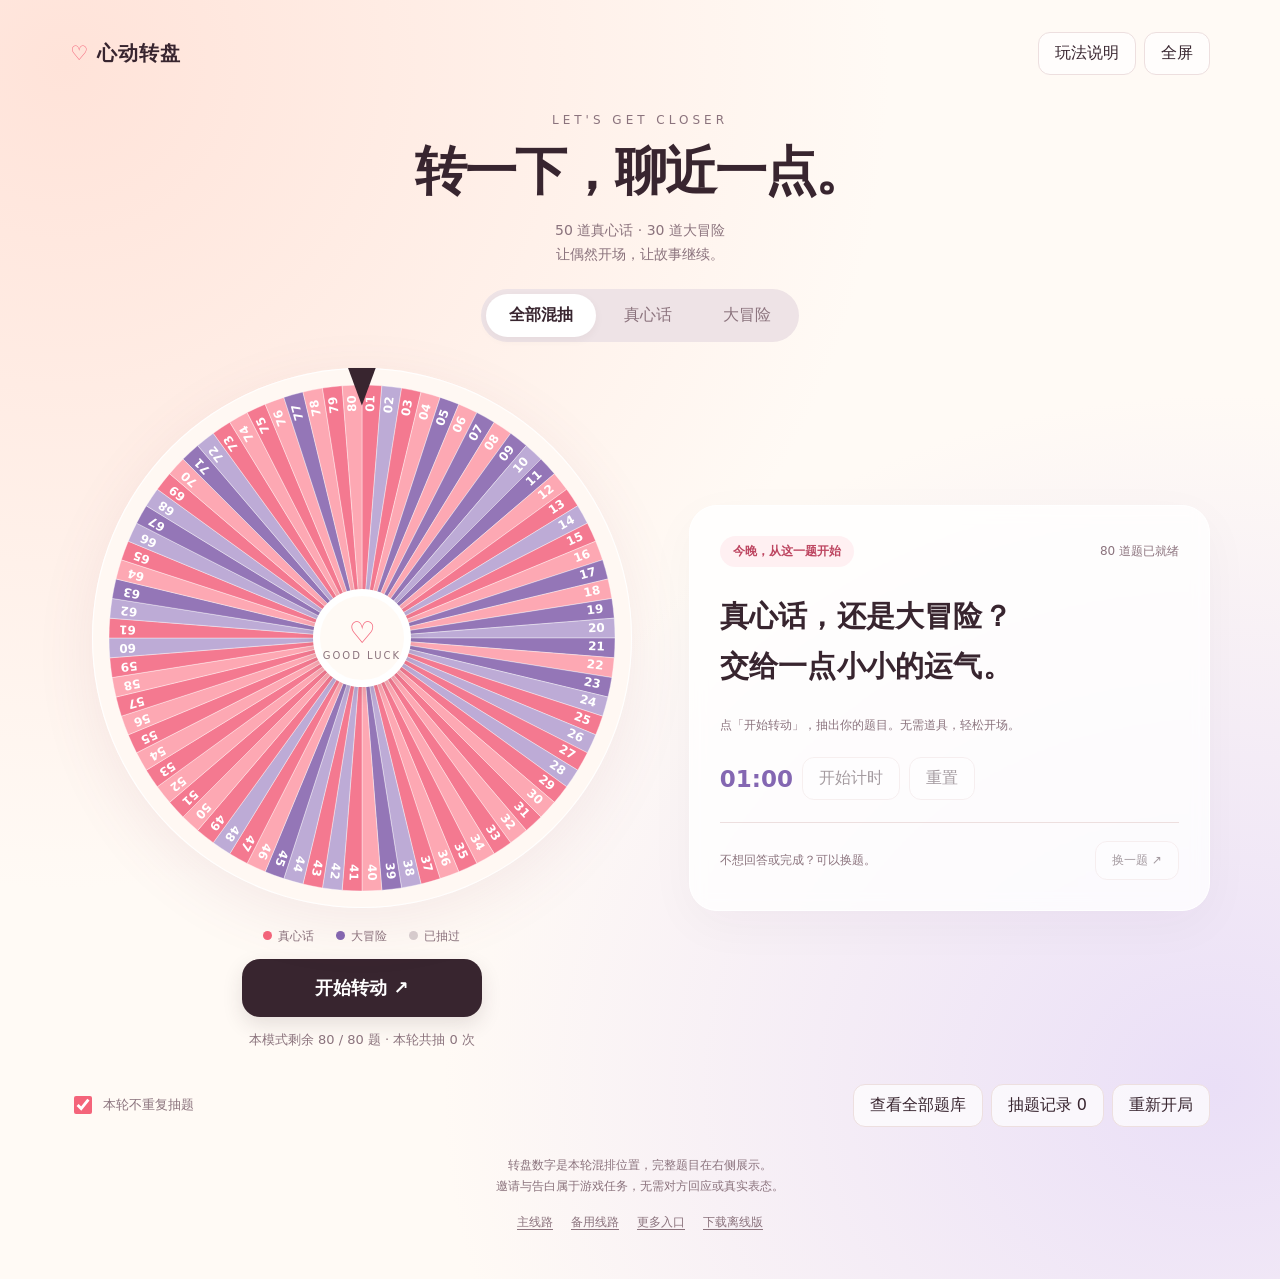
<file: index.html>
<!doctype html>
<html lang="zh-CN">
<head>
<meta charset="utf-8"><meta name="viewport" content="width=device-width, initial-scale=1">
<title>心动转盘 · 真心话大冒险</title>
<link rel="stylesheet" href="assets/styles.b20a1d9473f66669.css">
</head>
<body>
<div class="shell">
<header class="top"><div class="brand"><span>♡</span> 心动转盘</div><div class="tools"><button class="soft" id="rules">玩法说明</button><button class="soft" id="fullscreen">全屏</button></div></header>
<section class="hero"><div class="eyebrow">LET'S GET CLOSER</div><h1>转一下，聊近一点。</h1><p class="sub"><span data-bank-summary>50 道真心话 · 30 道大冒险</span><br>让偶然开场，让故事继续。</p>
<div class="tabs" role="group" aria-label="选择题目类型"><button class="tab active" data-mode="all" aria-pressed="true">全部混抽</button><button class="tab" data-mode="truth" aria-pressed="false">真心话</button><button class="tab" data-mode="dare" aria-pressed="false">大冒险</button></div></section>
<main class="game">
<section class="wheel-panel" aria-label="抽题转盘"><div class="wheel-shell"><div class="pointer"></div><canvas id="wheel" aria-label="随机转盘，按开始转动抽题">请使用支持 Canvas 的浏览器。</canvas><div class="hub"><b>♡</b><small>GOOD LUCK</small></div></div>
<div class="legend"><span><i class="dot"></i>真心话</span><span><i class="dot purple"></i>大冒险</span><span><i class="dot gray"></i>已抽过</span></div>
<button id="spin" class="spin">开始转动 ↗</button><div class="progress" id="progress"></div></section>
<section class="card" aria-label="抽题结果">
<div class="card-head"><span id="badge" class="badge">今晚，从这一题开始</span><span class="number" id="number">80 道题已就绪</span></div>
<div id="question" class="question" aria-live="polite" aria-atomic="true">真心话，还是大冒险？<br>交给一点小小的运气。</div>
<p id="hint" class="hint">点「开始转动」，抽出你的题目。无需道具，轻松开场。</p>
<div class="actions"><span id="timer" class="timer">01:00</span><button id="timerStart" class="soft" disabled>开始计时</button><button id="timerReset" class="soft" disabled>重置</button></div>
<div class="card-foot"><span>不想回答或完成？可以换题。</span><button id="skip" class="soft" disabled>换一题 ↗</button></div>
</section></main>
<div class="bottom"><label class="toggle"><input id="noRepeat" type="checkbox" checked>本轮不重复抽题</label><div class="bottom-actions"><button id="bankButton" class="soft">查看全部题库</button><button id="historyButton" class="soft">抽题记录 <span id="historyCount">0</span></button><button id="reset" class="soft">重新开局</button></div></div>
<p class="note">转盘数字是本轮混排位置，完整题目在右侧展示。<br>邀请与告白属于游戏任务，无需对方回应或真实表态。</p>
<nav class="routes" aria-label="访问线路"><a href="http://129.204.252.209:8088/">主线路</a><a href="https://leptc.github.io/ruiyi-heart-wheel-pages/">备用线路</a><a href="links.html">更多入口</a><a href="offline.html" download="心动转盘-离线版.html">下载离线版</a></nav>
</div>
<dialog id="rulesDialog"><div class="dialog-head"><h2>轻松玩，慢慢聊</h2><button class="close">关闭</button></div><ol class="rule">
<li><span data-bank-count>80</span>题开局随机混排，每道题抽中的机会相同。可以混抽，也可以只抽一种；切换模式保留本轮记录。</li>
<li>默认不重复。换题时，刚才的题目仍计入已抽；抽完后点「重新开局」。取消“不重复”则可重复抽。</li>
<li>左右按本人坐着时的方向沿桌边数人，不包含自己。人数不足就绕桌继续数，经过自己时跳过。</li>
<li>开始前确定“正对面、左前方对角线、右前方对角线”各自对应谁。对应座位无人或对方跳过，向右顺延一位；只有自己时换题。</li>
<li>大冒险由抽题者完成，对方无需共同表演或回应。出题任务有默认选项；邀请和告白不代表真实表态。</li>
<li>真心话可以讲理由或故事，无需说他人姓名。每题建议一分钟；自愿参与，任何人都可以跳过。</li>
<li>刷新页面会尽量保留本轮抽题记录；记录只保存在当前浏览器。文件可离线使用。</li></ol></dialog>
<dialog id="bankDialog"><div class="dialog-head"><h2>全部题库 · <span data-bank-count>80</span>题</h2><button class="close">关闭</button></div><input id="search" class="search" placeholder="搜索题目、真心话或大冒险" aria-label="搜索题库"><div id="bankList"></div></dialog>
<dialog id="historyDialog"><div class="dialog-head"><h2>本轮抽题记录</h2><button class="close">关闭</button></div><div id="historyList"></div></dialog>
<dialog id="resetDialog"><div class="dialog-head"><h2>重新开局？</h2><button class="close">取消</button></div><p class="rule">将清空本轮记录，并重新打散<span data-bank-count>80</span>题。</p><button id="confirmReset" class="spin">确认重新开局</button></dialog>
<div id="toast" class="toast" role="status" hidden></div>
<script defer src="assets/questions.dc54dbc3de61d143.js"></script>
<script defer src="assets/app.2dbe5f50ace97df6.js"></script>
</body></html>
</file>
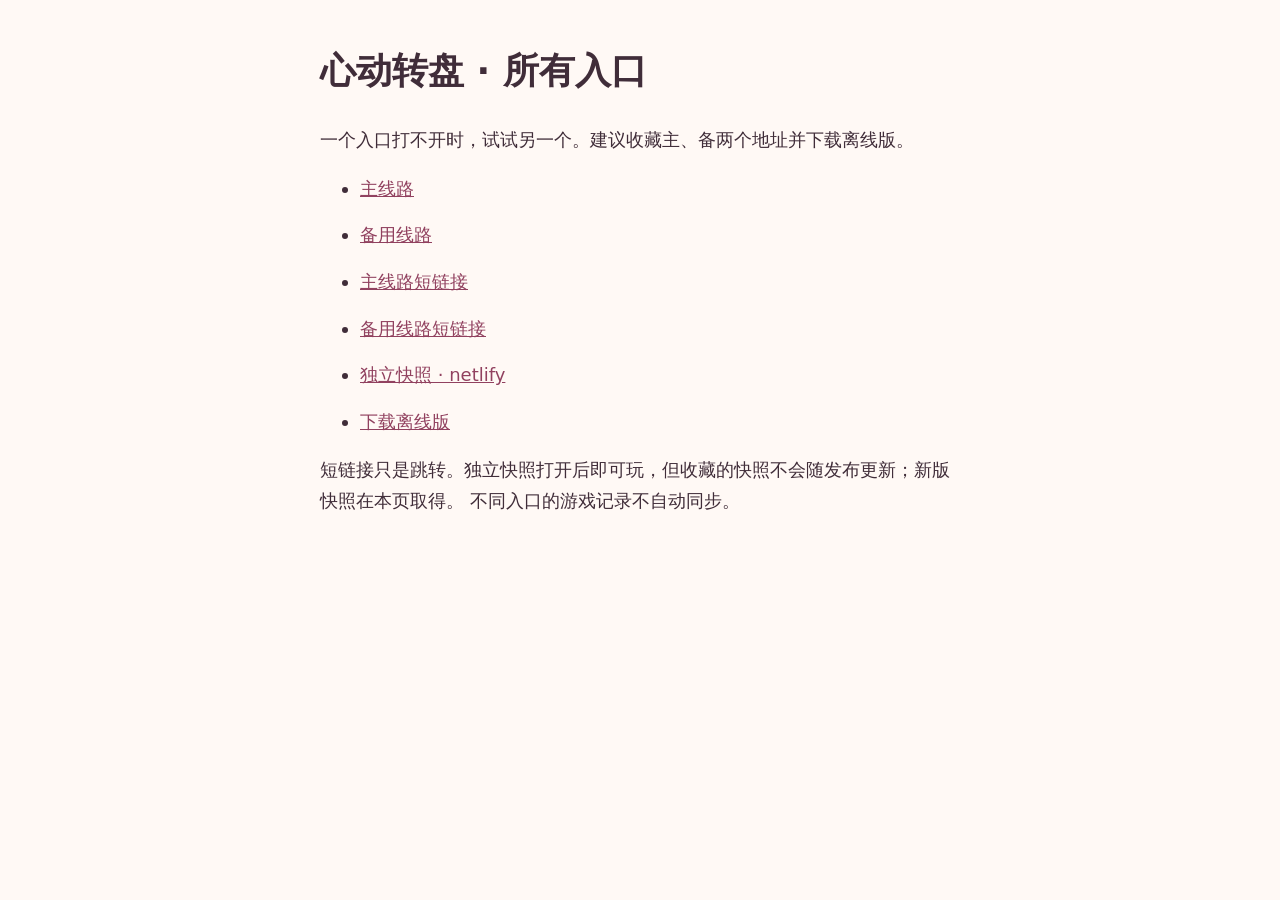
<file: links.html>
<!doctype html><html lang="zh-CN"><meta charset="utf-8">
<meta name="viewport" content="width=device-width,initial-scale=1"><title>心动转盘 · 所有入口</title>
<style>body{max-width:640px;margin:40px auto;padding:0 20px;font:18px/1.7 system-ui;background:#fff9f5;color:#402d39}li{margin:16px 0}a{color:#91415f}</style>
<h1>心动转盘 · 所有入口</h1><p>一个入口打不开时，试试另一个。建议收藏主、备两个地址并下载离线版。</p><ul><li><a href="http://129.204.252.209:8088/">主线路</a></li>
<li><a href="https://leptc.github.io/ruiyi-heart-wheel-pages/">备用线路</a></li>
<li><a href="https://da.gd/ruiyi101">主线路短链接</a></li>
<li><a href="https://da.gd/ruiyi101b">备用线路短链接</a></li>
<li><a href="https://itty-bitty.netlify.app/#heart-wheel/[data-uri]">独立快照 · netlify</a></li>
<li><a href="offline.html">下载离线版</a></li></ul><p>短链接只是跳转。独立快照打开后即可玩，但收藏的快照不会随发布更新；新版快照在本页取得。
不同入口的游戏记录不自动同步。</p></html>
</file>
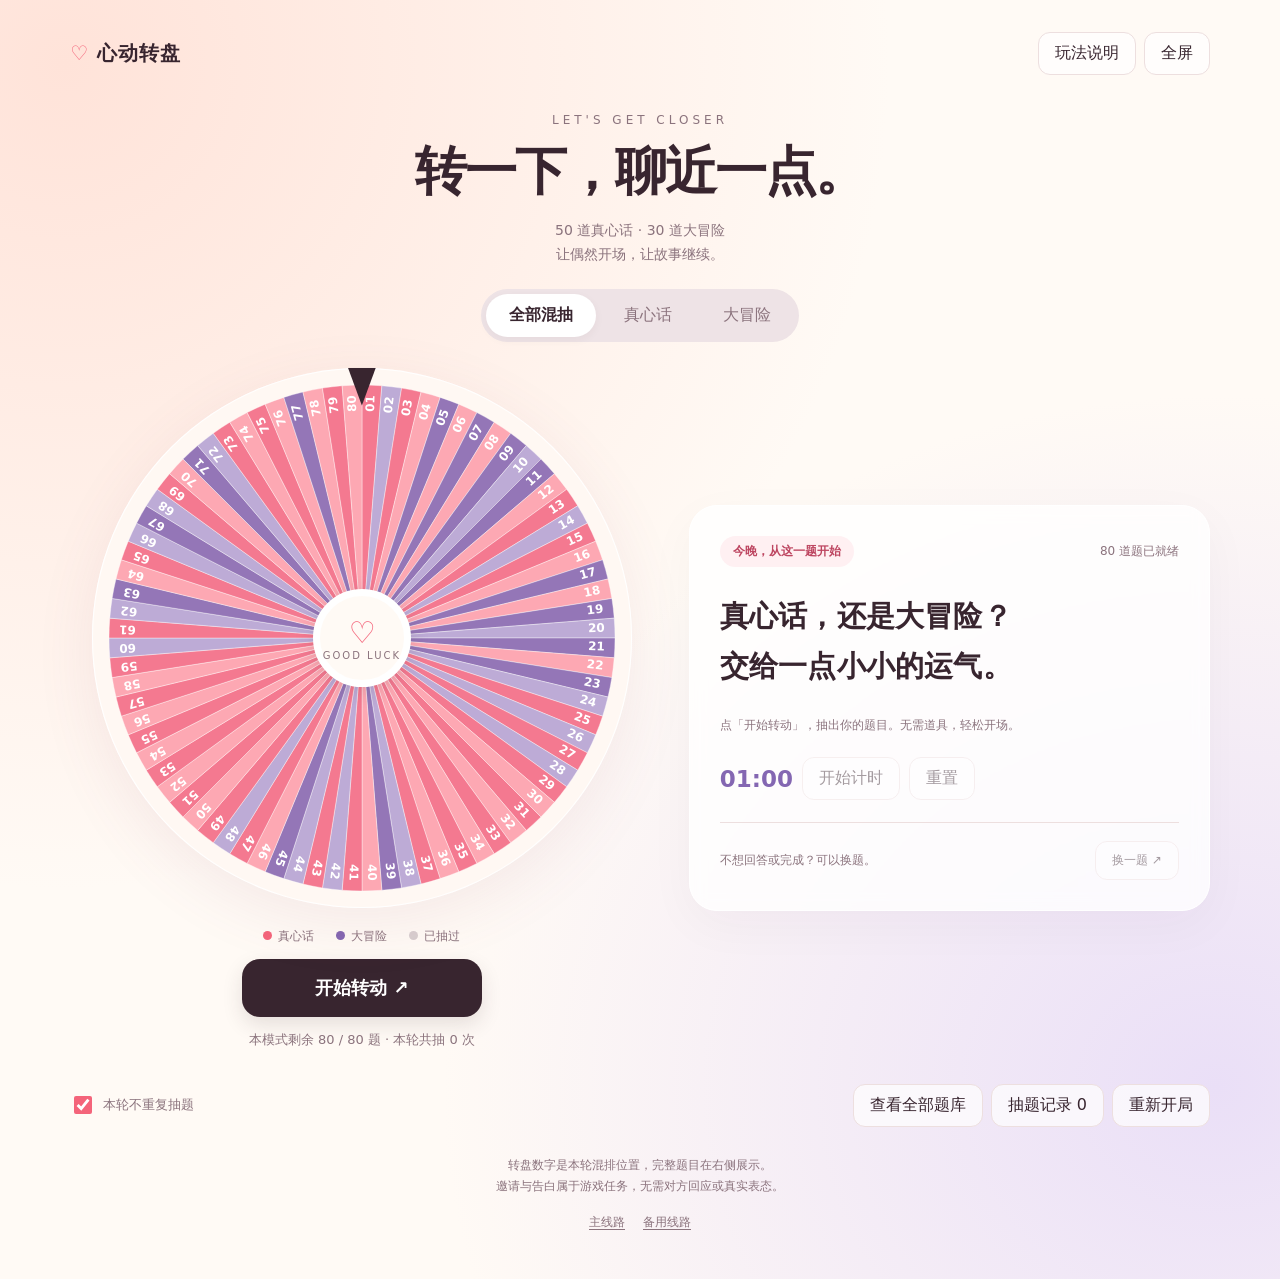
<file: offline.html>
<!doctype html>
<html lang="zh-CN">
<head>
<meta charset="utf-8"><meta name="viewport" content="width=device-width, initial-scale=1">
<title>心动转盘 · 真心话大冒险</title>
<style>:root {
  --ink: #38252f;
  --muted: #8b737d;
  --paper: #fffaf5;
  --pink: #f4647a;
  --purple: #8467b2;
  --line: #eddfdf
}

* {
  box-sizing: border-box
}

body {
  margin: 0;
  font-family: ui-sans-serif, system-ui, -apple-system, "PingFang SC", "Microsoft YaHei", sans-serif;
  color: var(--ink);
  background: radial-gradient(ellipse at 5% 5%, #ffe3d9, transparent 48%), radial-gradient(ellipse at 95% 85%, #eadff7, transparent 45%), var(--paper);
  min-height: 100vh
}

button,
input {
  font: inherit
}

button {
  cursor: pointer;
  border: 0;
  transition: transform .15s, background .2s
}

button:hover:not(:disabled) {
  transform: translateY(-2px)
}

button:disabled {
  cursor: default;
  opacity: .45
}

button:focus-visible,
input:focus-visible {
  outline: 3px solid var(--purple);
  outline-offset: 4px
}

.shell {
  max-width: 1200px;
  margin: auto;
  padding: 32px 30px
}

.top {
  display: flex;
  justify-content: space-between;
  align-items: center;
  gap: 15px
}

.brand {
  font-weight: 800;
  font-size: 20px;
  letter-spacing: 1px
}

.brand span {
  color: var(--pink)
}

.tools {
  display: flex;
  gap: 8px
}

.soft {
  background: #ffffffb5;
  border: 1px solid var(--line);
  padding: 10px 16px;
  border-radius: 12px;
  color: var(--ink)
}

.hero {
  text-align: center;
  margin: 38px 0 26px
}

.eyebrow {
  font-size: 12px;
  letter-spacing: 4px;
  color: var(--muted)
}

h1 {
  font-size: clamp(32px, 5vw, 52px);
  margin: 10px 0 12px;
  letter-spacing: -2px
}

.sub {
  color: var(--muted);
  font-size: 14px;
  line-height: 1.7;
  margin: 0
}

.tabs {
  display: flex;
  justify-content: center;
  gap: 5px;
  background: #eee3e6;
  border-radius: 40px;
  padding: 5px;
  width: fit-content;
  margin: 22px auto 0
}

.tab {
  background: transparent;
  padding: 11px 23px;
  border-radius: 30px;
  color: var(--muted)
}

.tab.active {
  background: #fff;
  box-shadow: 0 3px 10px #38252f0c;
  color: var(--ink);
  font-weight: 700
}

.game {
  display: grid;
  grid-template-columns: 1.12fr 1fr;
  gap: 35px;
  align-items: center
}

.wheel-panel {
  text-align: center
}

.wheel-shell {
  position: relative;
  width: min(100%, 540px);
  margin: 0 auto;
  aspect-ratio: 1;
  border-radius: 50%;
  background: #fff8f3;
  padding: 14px;
  box-shadow: 0 16px 60px #9e556c19, 0 0 0 1px #ffffff inset
}

#wheel {
  display: block;
  width: 100%;
  height: 100%;
  border-radius: 50%
}

.pointer {
  position: absolute;
  top: 0;
  left: 50%;
  transform: translateX(-50%);
  width: 28px;
  height: 38px;
  background: var(--ink);
  clip-path: polygon(0 0, 100% 0, 50% 100%);
  z-index: 2;
  filter: drop-shadow(0 3px 4px #0003)
}

.hub {
  position: absolute;
  top: 50%;
  left: 50%;
  transform: translate(-50%, -50%);
  width: 98px;
  height: 98px;
  border-radius: 50%;
  background: var(--paper);
  border: 7px solid #fff;
  box-shadow: 0 4px 20px #38252f22;
  display: flex;
  justify-content: center;
  align-items: center;
  flex-direction: column;
  pointer-events: none
}

.hub b {
  font-size: 30px;
  color: var(--pink)
}

.hub small {
  font-size: 10px;
  letter-spacing: 2px;
  color: var(--muted)
}

.legend {
  display: flex;
  justify-content: center;
  gap: 22px;
  margin: 20px 0 14px;
  font-size: 12px;
  color: var(--muted)
}

.dot {
  display: inline-block;
  width: 9px;
  height: 9px;
  border-radius: 50%;
  margin-right: 6px;
  background: var(--pink)
}

.dot.purple {
  background: var(--purple)
}

.dot.gray {
  background: #d8cecf
}

.spin {
  padding: 17px 44px;
  background: var(--ink);
  color: white;
  border-radius: 18px;
  box-shadow: 0 8px 20px #38252f20;
  font-size: 18px;
  font-weight: 700;
  min-width: 240px
}

.progress {
  font-size: 13px;
  color: var(--muted);
  margin-top: 14px
}

.card {
  background: #ffffffc9;
  backdrop-filter: blur(8px);
  border: 1px solid white;
  border-radius: 28px;
  padding: 30px;
  box-shadow: 0 14px 50px #38252f09;
  min-height: 370px;
  display: flex;
  flex-direction: column
}

.card-head {
  display: flex;
  justify-content: space-between;
  gap: 12px;
  align-items: center
}

.badge {
  font-size: 12px;
  background: #fff0f2;
  color: #bd4560;
  border-radius: 20px;
  padding: 7px 13px;
  font-weight: 700
}

.badge.dare {
  background: #eee7f6;
  color: #755298
}

.number {
  font-size: 12px;
  color: var(--muted)
}

.question {
  font-size: clamp(23px, 2.3vw, 31px);
  font-weight: 650;
  line-height: 1.7;
  letter-spacing: .2px;
  flex: 1;
  margin: 24px 0
}

.hint {
  font-size: 12px;
  color: var(--muted);
  line-height: 1.7;
  margin: 0 0 22px
}

.actions {
  display: flex;
  gap: 9px;
  align-items: center;
  flex-wrap: wrap
}

.timer {
  font-variant-numeric: tabular-nums;
  font-size: 23px;
  min-width: 65px;
  color: var(--purple);
  font-weight: 700
}

.card-foot {
  border-top: 1px solid var(--line);
  margin-top: 22px;
  padding-top: 18px;
  display: flex;
  justify-content: space-between;
  gap: 15px;
  align-items: center;
  font-size: 12px;
  color: var(--muted)
}

.bottom {
  margin-top: 35px;
  display: flex;
  justify-content: space-between;
  align-items: center;
  gap: 15px
}

.toggle {
  display: flex;
  gap: 8px;
  align-items: center;
  font-size: 13px;
  color: var(--muted)
}

input[type=checkbox] {
  accent-color: var(--pink);
  width: 18px;
  height: 18px
}

.bottom-actions {
  display: flex;
  gap: 8px
}

.note {
  text-align: center;
  font-size: 12px;
  color: var(--muted);
  margin-top: 28px;
  line-height: 1.8
}

dialog {
  border: 1px solid var(--line);
  border-radius: 24px;
  padding: 25px;
  width: min(680px, 92vw);
  max-height: 85vh;
  background: var(--paper);
  color: var(--ink)
}

dialog::backdrop {
  background: #38252f66;
  backdrop-filter: blur(4px)
}

.dialog-head {
  display: flex;
  align-items: center;
  justify-content: space-between;
  margin-bottom: 20px
}

.dialog-head h2 {
  margin: 0;
  font-size: 22px
}

.close {
  border: 1px solid var(--line);
  background: white;
  border-radius: 10px;
  padding: 7px 13px
}

.search {
  width: 100%;
  padding: 12px 15px;
  border: 1px solid var(--line);
  border-radius: 12px;
  margin-bottom: 15px;
  background: white;
  color: var(--ink)
}

.entry {
  padding: 16px 0;
  border-bottom: 1px solid var(--line);
  font-size: 15px;
  line-height: 1.8
}

.entry small {
  color: var(--muted);
  font-size: 11px
}

.entry p {
  margin: 5px 0 0
}

.rule {
  line-height: 1.9;
  color: #69535e
}

.rule li {
  margin-bottom: 12px
}

.empty {
  color: var(--muted);
  padding: 25px 0;
  text-align: center
}

.toast {
  position: fixed;
  bottom: 25px;
  left: 50%;
  transform: translateX(-50%);
  background: var(--ink);
  color: white;
  padding: 12px 20px;
  border-radius: 12px;
  z-index: 20;
  font-size: 13px;
  max-width: 90vw
}

@media(max-width:760px) {
  .shell {
    padding: 20px 18px
  }

  .brand {
    font-size: 17px
  }

  .tools .soft {
    padding: 8px 11px;
    font-size: 12px
  }

  .hero {
    margin: 28px 0 22px
  }

  h1 {
    letter-spacing: -1px
  }

  .game {
    grid-template-columns: 1fr;
    gap: 25px
  }

  .wheel-shell {
    max-width: 390px
  }

  .card {
    min-height: 290px;
    padding: 23px
  }

  .bottom {
    flex-direction: column;
    align-items: stretch
  }

  .bottom-actions {
    justify-content: center;
    flex-wrap: wrap
  }

  .toggle {
    justify-content: center
  }

  .hub {
    width: 80px;
    height: 80px
  }

  .hub b {
    font-size: 24px
  }

  .tab {
    padding: 10px 16px;
    font-size: 13px
  }

  .legend {
    gap: 16px
  }
}

@media(prefers-reduced-motion:reduce) {
  * {
    scroll-behavior: auto !important
  }
}

.routes {
  display: flex;
  justify-content: center;
  flex-wrap: wrap;
  gap: 10px 18px;
  margin: 16px 0;
  font-size: 12px;
}

.routes a {
  color: var(--muted);
  text-underline-offset: 3px;
}
</style>
</head>
<body>
<div class="shell">
<header class="top"><div class="brand"><span>♡</span> 心动转盘</div><div class="tools"><button class="soft" id="rules">玩法说明</button><button class="soft" id="fullscreen">全屏</button></div></header>
<section class="hero"><div class="eyebrow">LET'S GET CLOSER</div><h1>转一下，聊近一点。</h1><p class="sub"><span data-bank-summary>50 道真心话 · 30 道大冒险</span><br>让偶然开场，让故事继续。</p>
<div class="tabs" role="group" aria-label="选择题目类型"><button class="tab active" data-mode="all" aria-pressed="true">全部混抽</button><button class="tab" data-mode="truth" aria-pressed="false">真心话</button><button class="tab" data-mode="dare" aria-pressed="false">大冒险</button></div></section>
<main class="game">
<section class="wheel-panel" aria-label="抽题转盘"><div class="wheel-shell"><div class="pointer"></div><canvas id="wheel" aria-label="随机转盘，按开始转动抽题">请使用支持 Canvas 的浏览器。</canvas><div class="hub"><b>♡</b><small>GOOD LUCK</small></div></div>
<div class="legend"><span><i class="dot"></i>真心话</span><span><i class="dot purple"></i>大冒险</span><span><i class="dot gray"></i>已抽过</span></div>
<button id="spin" class="spin">开始转动 ↗</button><div class="progress" id="progress"></div></section>
<section class="card" aria-label="抽题结果">
<div class="card-head"><span id="badge" class="badge">今晚，从这一题开始</span><span class="number" id="number">80 道题已就绪</span></div>
<div id="question" class="question" aria-live="polite" aria-atomic="true">真心话，还是大冒险？<br>交给一点小小的运气。</div>
<p id="hint" class="hint">点「开始转动」，抽出你的题目。无需道具，轻松开场。</p>
<div class="actions"><span id="timer" class="timer">01:00</span><button id="timerStart" class="soft" disabled>开始计时</button><button id="timerReset" class="soft" disabled>重置</button></div>
<div class="card-foot"><span>不想回答或完成？可以换题。</span><button id="skip" class="soft" disabled>换一题 ↗</button></div>
</section></main>
<div class="bottom"><label class="toggle"><input id="noRepeat" type="checkbox" checked>本轮不重复抽题</label><div class="bottom-actions"><button id="bankButton" class="soft">查看全部题库</button><button id="historyButton" class="soft">抽题记录 <span id="historyCount">0</span></button><button id="reset" class="soft">重新开局</button></div></div>
<p class="note">转盘数字是本轮混排位置，完整题目在右侧展示。<br>邀请与告白属于游戏任务，无需对方回应或真实表态。</p>
<nav class="routes" aria-label="访问线路"><a href="http://129.204.252.209:8088/">主线路</a><a href="https://leptc.github.io/ruiyi-heart-wheel-pages/">备用线路</a><!-- offline-link --></nav>
</div>
<dialog id="rulesDialog"><div class="dialog-head"><h2>轻松玩，慢慢聊</h2><button class="close">关闭</button></div><ol class="rule">
<li><span data-bank-count>80</span>题开局随机混排，每道题抽中的机会相同。可以混抽，也可以只抽一种；切换模式保留本轮记录。</li>
<li>默认不重复。换题时，刚才的题目仍计入已抽；抽完后点「重新开局」。取消“不重复”则可重复抽。</li>
<li>左右按本人坐着时的方向沿桌边数人，不包含自己。人数不足就绕桌继续数，经过自己时跳过。</li>
<li>开始前确定“正对面、左前方对角线、右前方对角线”各自对应谁。对应座位无人或对方跳过，向右顺延一位；只有自己时换题。</li>
<li>大冒险由抽题者完成，对方无需共同表演或回应。出题任务有默认选项；邀请和告白不代表真实表态。</li>
<li>真心话可以讲理由或故事，无需说他人姓名。每题建议一分钟；自愿参与，任何人都可以跳过。</li>
<li>刷新页面会尽量保留本轮抽题记录；记录只保存在当前浏览器。文件可离线使用。</li></ol></dialog>
<dialog id="bankDialog"><div class="dialog-head"><h2>全部题库 · <span data-bank-count>80</span>题</h2><button class="close">关闭</button></div><input id="search" class="search" placeholder="搜索题目、真心话或大冒险" aria-label="搜索题库"><div id="bankList"></div></dialog>
<dialog id="historyDialog"><div class="dialog-head"><h2>本轮抽题记录</h2><button class="close">关闭</button></div><div id="historyList"></div></dialog>
<dialog id="resetDialog"><div class="dialog-head"><h2>重新开局？</h2><button class="close">取消</button></div><p class="rule">将清空本轮记录，并重新打散<span data-bank-count>80</span>题。</p><button id="confirmReset" class="spin">确认重新开局</button></dialog>
<div id="toast" class="toast" role="status" hidden></div>
<script>'use strict';
// Runtime bank: keep stable IDs when editing questions.
const BANK = [
  {"id": "T1", "type": "truth", "number": 1, "text": "你看起来最好追，还是最难追？实际上呢？", "spicy": false},
  {"id": "T2", "type": "truth", "number": 2, "text": "刚认识你的人，最容易误判你哪一点？", "spicy": false},
  {"id": "T3", "type": "truth", "number": 3, "text": "你单身时很正常，恋爱后会变出什么隐藏人格？", "spicy": false},
  {"id": "T4", "type": "truth", "number": 4, "text": "你有什么“嘴上嫌弃，实际很吃这一套”的浪漫？", "spicy": false},
  {"id": "T5", "type": "truth", "number": 5, "text": "你的理想型，和真正心动过的人差得有多远？", "spicy": false},
  {"id": "T6", "type": "truth", "number": 6, "text": "为了在喜欢的人面前加分，你做过什么“精心准备却假装随意”的事？", "spicy": false},
  {"id": "T7", "type": "truth", "number": 7, "text": "什么兴趣爱好，能让你对一个人瞬间加分？", "spicy": false},
  {"id": "T8", "type": "truth", "number": 8, "text": "跟你约会，对方最容易遇到什么意外惊喜？", "spicy": false},
  {"id": "T9", "type": "truth", "number": 9, "text": "如果你参加恋综，观众最可能吐槽你什么？", "spicy": false},
  {"id": "T10", "type": "truth", "number": 10, "text": "你说自己“不急着恋爱”时，到底有几分是真的？", "spicy": false},
  {"id": "T11", "type": "truth", "number": 11, "text": "你最扛不住哪种撩法？举个例子。", "spicy": false},
  {"id": "T12", "type": "truth", "number": 12, "text": "什么情况下，你会愿意主动追一个人？", "spicy": false},
  {"id": "T13", "type": "truth", "number": 13, "text": "你对一个人有意思时，最藏不住的表现是什么？", "spicy": false},
  {"id": "T14", "type": "truth", "number": 14, "text": "哪种聊天内容，会让你觉得“我们已经不只是普通朋友了”？", "spicy": false},
  {"id": "T15", "type": "truth", "number": 15, "text": "聊天聊到什么程度，你会想“我们该见面了”？", "spicy": false},
  {"id": "T16", "type": "truth", "number": 16, "text": "约会时，对方做什么会让你舍不得结束，想再待一会儿？", "spicy": false},
  {"id": "T17", "type": "truth", "number": 17, "text": "对方哪句话，会让你觉得“有戏”？", "spicy": false},
  {"id": "T18", "type": "truth", "number": 18, "text": "你觉得自己最容易让别人误会的行为是什么？", "spicy": false},
  {"id": "T19", "type": "truth", "number": 19, "text": "喜欢的人告诉你“有人在追我”，你会怎么接这句话？", "spicy": false},
  {"id": "T20", "type": "truth", "number": 20, "text": "什么样的主动让你心动，什么样的主动让你想逃？", "spicy": false},
  {"id": "T21", "type": "truth", "number": 21, "text": "什么细节会让你从“没感觉”变成“可以了解一下”？", "spicy": false},
  {"id": "T22", "type": "truth", "number": 22, "text": "一个人很会撩，但你知道TA对别人也这样，你还会心动吗？", "spicy": false},
  {"id": "T23", "type": "truth", "number": 23, "text": "暧昧时，对方做什么会让你忍不住吃醋？", "spicy": false},
  {"id": "T24", "type": "truth", "number": 24, "text": "第一次约会很愉快，你会主动约第二次，还是等对方？", "spicy": false},
  {"id": "T25", "type": "truth", "number": 25, "text": "你最喜欢哪种确定关系的方式？直接问，还是等一个自然的瞬间？", "spicy": false},
  {"id": "T26", "type": "truth", "number": 26, "text": "一个让你心动，一个让你安心，你现在会选谁？", "spicy": false},
  {"id": "T27", "type": "truth", "number": 27, "text": "颜值很合你心意，但聊天很无趣，你愿意约几次？", "spicy": false},
  {"id": "T28", "type": "truth", "number": 28, "text": "对方样样都好，唯独你没有心动，你会试着谈吗？", "spicy": false},
  {"id": "T29", "type": "truth", "number": 29, "text": "刚认识就天天聊天，你觉得是加分，还是容易聊腻？", "spicy": false},
  {"id": "T30", "type": "truth", "number": 30, "text": "还没确定关系，同时了解几个人，你怎么看？", "spicy": false},
  {"id": "T31", "type": "truth", "number": 31, "text": "暧昧一个月还不明确关系，你会问、等，还是撤？", "spicy": false},
  {"id": "T32", "type": "truth", "number": 32, "text": "对方说“我慢热”，你怎么判断是真慢热还是没兴趣？", "spicy": false},
  {"id": "T33", "type": "truth", "number": 33, "text": "恋人和异性单独吃饭，你最在意哪一个细节？", "spicy": false},
  {"id": "T34", "type": "truth", "number": 34, "text": "恋人还留着前任的照片，你会怎么想？", "spicy": false},
  {"id": "T35", "type": "truth", "number": 35, "text": "对方吃醋却不明说，你觉得可爱还是累？", "spicy": false},
  {"id": "T36", "type": "truth", "number": 36, "text": "每天都说晚安，但很少约见面，你觉得算认真吗？", "spicy": false},
  {"id": "T37", "type": "truth", "number": 37, "text": "约会时对方全程买单，却也全程做主，你是什么感觉？", "spicy": false},
  {"id": "T38", "type": "truth", "number": 38, "text": "对方很喜欢你，却说不想结婚，你还会开始吗？", "spicy": false},
  {"id": "T39", "type": "truth", "number": 39, "text": "恋人对别人也很热情，你会在哪个瞬间觉得“这已经越界了”？", "spicy": false},
  {"id": "T40", "type": "truth", "number": 40, "text": "你觉得恋爱中最容易被包装成“爱”的控制是什么？", "spicy": false},
  {"id": "T41", "type": "truth", "number": 41, "text": "你喜欢一个人时，最舍得为对方付出什么？", "spicy": false},
  {"id": "T42", "type": "truth", "number": 42, "text": "你心情不好时，恋人做什么最容易哄好你？", "spicy": false},
  {"id": "T43", "type": "truth", "number": 43, "text": "你嘴上说“没事”的时候，希望对方继续问吗？", "spicy": false},
  {"id": "T44", "type": "truth", "number": 44, "text": "吵架时，你最受不了对方哪种反应？", "spicy": false},
  {"id": "T45", "type": "truth", "number": 45, "text": "恋爱里，你有什么自己也知道不太好改的毛病？", "spicy": false},
  {"id": "T46", "type": "truth", "number": 46, "text": "对方多久不回消息，你会开始多想？通常会想什么？", "spicy": false},
  {"id": "T47", "type": "truth", "number": 47, "text": "什么事情会让你觉得“TA真的把我放在心上”？", "spicy": false},
  {"id": "T48", "type": "truth", "number": 48, "text": "恋人想和你天天见面，你会高兴到第几天？", "spicy": false},
  {"id": "T49", "type": "truth", "number": 49, "text": "你希望恋人参与你生活的哪些部分，又给你留哪些空间？", "spicy": false},
  {"id": "T50", "type": "truth", "number": 50, "text": "和你谈恋爱，最幸福和最费心的地方分别是什么？", "spicy": false},
  {"id": "D1", "type": "dare", "number": 1, "text": "面向你左手边第3位，认真说一句土味情话。说完保持表情3秒，不能自己先笑。", "spicy": false},
  {"id": "D2", "type": "dare", "number": 2, "text": "向你右手边第4位发出一次约会邀请。必须说清楚去哪、做什么，以及“为什么想约你”。", "spicy": false},
  {"id": "D3", "type": "dare", "number": 3, "text": "原地单脚站立15秒。另一只脚不能落地，双手不能扶东西。", "spicy": false},
  {"id": "D4", "type": "dare", "number": 4, "text": "夸你左手边第2位三句话。不能重复，也不能三句都夸外表。", "spicy": false},
  {"id": "D5", "type": "dare", "number": 5, "text": "连续三遍说清楚：“红鲤鱼与绿鲤鱼与驴。”说错可以重新开始。", "spicy": false},
  {"id": "D6", "type": "dare", "number": 6, "text": "看向你右手边第3位，说：“刚才有句话，我一直想对你说……”然后自己接完，可以用玩笑结尾。", "spicy": false},
  {"id": "D7", "type": "dare", "number": 7, "text": "用相亲节目主持人的口吻介绍自己。20秒内讲出两个优点和一个“售后注意事项”。", "spicy": false},
  {"id": "D8", "type": "dare", "number": 8, "text": "面向你左前方对角线的那位，解释约会迟到的原因。给出一个离谱但完整的理由。", "spicy": false},
  {"id": "D9", "type": "dare", "number": 9, "text": "向你右手边第2位推销“和我约会的三大好处”。必须像广告一样有说服力。", "spicy": false},
  {"id": "D10", "type": "dare", "number": 10, "text": "面向你左手边第3位，说一句不带“喜欢”和“爱”的告白。", "spicy": true},
  {"id": "D11", "type": "dare", "number": 11, "text": "用偶像剧男／女主角的语气，对正对面的人说一段告白台词。至少两句。", "spicy": false},
  {"id": "D12", "type": "dare", "number": 12, "text": "向你右手边第4位推荐一道你喜欢的菜。最后用一句话把推荐变成吃饭邀约。", "spicy": false},
  {"id": "D13", "type": "dare", "number": 13, "text": "用自己名字里的一个字，造一句夸自己的话。不能直接说“我很好”。", "spicy": false},
  {"id": "D14", "type": "dare", "number": 14, "text": "给你右前方对角线的那位设计一份约会计划。必须包含吃什么、玩什么和一个小惊喜。", "spicy": false},
  {"id": "D15", "type": "dare", "number": 15, "text": "用播音腔，给你右手边第3位做一段20秒的征友介绍。根据现场已知信息，不能编造私人经历。", "spicy": false},
  {"id": "D16", "type": "dare", "number": 16, "text": "用“我这个人最大的优点，就是……”开头夸自己。连说三句，越一本正经越好。", "spicy": false},
  {"id": "D17", "type": "dare", "number": 17, "text": "面向你左手边第2位，说出你从今天交流中注意到的一个优点。再说说为什么欣赏TA。", "spicy": false},
  {"id": "D18", "type": "dare", "number": 18, "text": "请你右手边第2位给出三个词，用这三个词编一段浪漫故事。对方不出词时，使用“雨天、咖啡、末班车”。", "spicy": false},
  {"id": "D19", "type": "dare", "number": 19, "text": "教大家一句你家乡的方言，内容是“今天很高兴认识你”。再解释普通话意思。", "spicy": false},
  {"id": "D20", "type": "dare", "number": 20, "text": "请你左前方对角线的那位指定“早餐、午餐、晚餐”中的一个。你推荐一家自己吃过的店，并说出必点菜；对方不出题时，默认早餐。", "spicy": false},
  {"id": "D21", "type": "dare", "number": 21, "text": "做一次30秒的“恋爱专家”发言。主题是“为什么和我谈恋爱值得考虑”，要求有三个理由。", "spicy": false},
  {"id": "D22", "type": "dare", "number": 22, "text": "假设约会地点突然关门了。面向你右手边第2位，在20秒内提出一个让人愿意继续约会的替代方案。", "spicy": false},
  {"id": "D23", "type": "dare", "number": 23, "text": "跟在座的一位同性，一边锤肩膀，一边说：“你好讨厌哦～”", "spicy": false},
  {"id": "D24", "type": "dare", "number": 24, "text": "绕屋子一圈，并一边喊：“我再也不尿床了！”", "spicy": false},
  {"id": "D25", "type": "dare", "number": 25, "text": "面向你正对面的那位，说出你对其第一印象中最有吸引力的一点。不能只说“好看”。", "spicy": true},
  {"id": "D26", "type": "dare", "number": 26, "text": "模仿林志玲姐姐的腔调唱《好汉歌》。", "spicy": false},
  {"id": "D27", "type": "dare", "number": 27, "text": "发表“年度最佳约会搭档”获奖感言。必须感谢一个人、一种食物和一个生活习惯。", "spicy": false},
  {"id": "D28", "type": "dare", "number": 28, "text": "编一个30秒的约会故事。从“我们刚走进餐厅，就发现……”开始，结尾必须有反转。", "spicy": false},
  {"id": "D29", "type": "dare", "number": 29, "text": "面向你左手边第2位，说一段15秒的直球告白。不许用土味情话，要自然、认真。", "spicy": true},
  {"id": "D30", "type": "dare", "number": 30, "text": "对着垃圾桶大喊：“俺老孙出来啦！”", "spicy": false}
];
</script>
<script>'use strict';
const KEY = 'meetup-wheel-v1';
const $ = id => document.getElementById(id);
const validIds = new Set(BANK.map(q => q.id));
let state = {
  order: [],
  used: [],
  history: [],
  mode: 'all',
  noRepeat: true
};
let rotation = 0,
  busy = false,
  current = null,
  timerHandle = null,
  timeLeft = 60,
  deadline = 0;

function randomInt(n) {
  if (!Number.isInteger(n) || n < 1) throw Error('invalid range');
  const a = new Uint32Array(1),
    limit = 4294967296 - (4294967296 % n);
  do {
    crypto.getRandomValues(a)
  } while (a[0] >= limit);
  return a[0] % n
}

function shuffle(items) {
  const copy = items.slice();
  for (let i = copy.length - 1; i > 0; i--) {
    const j = randomInt(i + 1);
    [copy[i], copy[j]] = [copy[j], copy[i]]
  }
  return copy
}

function normalize(saved) {
  if (!saved || !Array.isArray(saved.order) || saved.order.length !== BANK.length || new Set(saved.order).size !== BANK.length || !saved.order.every(id => validIds.has(id))) return null;
  return {
    order: saved.order,
    used: Array.isArray(saved.used) ? [...new Set(saved.used.filter(id => validIds.has(id)))] : [],
    history: Array.isArray(saved.history) ? saved.history.filter(h => h && validIds.has(h.id) && Number.isFinite(h.at)).slice(-300) : [],
    mode: ['all', 'truth', 'dare'].includes(saved.mode) ? saved.mode : 'all',
    noRepeat: saved.noRepeat !== false
  }
}

function toast(message) {
  $('toast').textContent = message;
  $('toast').hidden = false;
  clearTimeout(toast.handle);
  toast.handle = setTimeout(() => $('toast').hidden = true, 4000)
}

function persist() {
  try {
    localStorage.setItem(KEY, JSON.stringify(state))
  } catch (e) {
    toast('浏览器未能保存记录；当前页面仍可正常抽题。')
  }
}
try {
  const saved = normalize(JSON.parse(localStorage.getItem(KEY)));
  if (saved) state = saved
} catch (e) {}
if (!state.order.length) state.order = shuffle(BANK.map(q => q.id));
const lookup = new Map(BANK.map(q => [q.id, q]));

function entries() {
  return state.order.map(id => lookup.get(id)).filter(q => state.mode === 'all' || q.type === state.mode)
}

function candidates() {
  return entries().filter(q => !state.noRepeat || !state.used.includes(q.id))
}

function wheelDraw() {
  const canvas = $('wheel'),
    size = canvas.getBoundingClientRect().width || 500,
    dpr = Math.min(devicePixelRatio || 1, 2);
  canvas.width = Math.round(size * dpr);
  canvas.height = Math.round(size * dpr);
  const ctx = canvas.getContext('2d');
  ctx.scale(dpr, dpr);
  ctx.translate(size / 2, size / 2);
  ctx.rotate(rotation * Math.PI / 180);
  const items = entries(),
    r = size / 2 - 3,
    step = Math.PI * 2 / items.length;
  items.forEach((q, i) => {
    const start = -Math.PI / 2 + i * step,
      used = state.used.includes(q.id);
    ctx.beginPath();
    ctx.moveTo(0, 0);
    ctx.arc(0, 0, r, start, start + step);
    ctx.closePath();
    ctx.fillStyle = used ? '#ded3d5' : q.type === 'truth' ? (i % 2 ? '#fda8b3' : '#f47990') : (i % 2 ? '#bdabd6' : '#9476b7');
    ctx.fill();
    ctx.strokeStyle = '#fff8';
    ctx.lineWidth = .7;
    ctx.stroke();
    ctx.save();
    ctx.rotate(start + step / 2);
    ctx.fillStyle = used ? '#96888c' : '#fff';
    ctx.font = '600 ' + Math.max(9, Math.min(12, size / 39)) + 'px system-ui';
    ctx.textAlign = 'right';
    ctx.textBaseline = 'middle';
    ctx.fillText(String(i + 1).padStart(2, '0'), r - 10, 0);
    ctx.restore()
  });
}

function controls() {
  const remaining = candidates().length,
    total = entries().length;
  $('spin').disabled = busy || remaining === 0;
  $('skip').disabled = busy || !current || remaining === 0;
  $('reset').disabled = busy;
  $('noRepeat').disabled = busy;
  document.querySelectorAll('[data-mode]').forEach(b => {
    b.disabled = busy;
    b.classList.toggle('active', b.dataset.mode === state.mode);
    b.setAttribute('aria-pressed', String(b.dataset.mode === state.mode))
  });
  $('spin').textContent = busy ? '好运转动中…' : remaining === 0 ? '本轮已抽完' : '开始转动 ↗';
  $('progress').textContent = state.noRepeat ? '本模式剩余 ' + remaining + ' / ' + total + ' 题 · 本轮共抽 ' + state.history.length + ' 次' : '本模式 ' + total + ' 题 · 允许重复 · 本轮共抽 ' + state.history.length + ' 次';
  $('historyCount').textContent = state.history.length;
  $('noRepeat').checked = state.noRepeat;
}

function timerStop() {
  if (timerHandle !== null) clearInterval(timerHandle);
  timerHandle = null;
  $('timerStart').textContent = '开始计时'
}

function timerRender() {
  $('timer').textContent = String(Math.floor(timeLeft / 60)).padStart(2, '0') + ':' + String(timeLeft % 60).padStart(2, '0')
}

function timerReset() {
  timerStop();
  timeLeft = 60;
  timerRender()
}

function result(q) {
  current = q;
  $('badge').textContent = q.type === 'truth' ? '真心话' : '大冒险' + (q.spicy ? ' · ♡ 微心动' : '');
  $('badge').classList.toggle('dare', q.type === 'dare');
  $('number').textContent = (q.type === 'truth' ? '真心话' : '大冒险') + ' #' + String(q.number).padStart(2, '0');
  $('question').textContent = q.text;
  $('hint').textContent = q.type === 'truth' ? '说说理由，或讲一个具体故事。无需透露他人姓名。' : '由你完成，对方无需回应。邀请与告白属于游戏任务。';
  $('timerStart').disabled = false;
  $('timerReset').disabled = false;
  timerReset()
}

function idle() {
  current = null;
  $('badge').textContent = '今晚，从这一题开始';
  $('badge').classList.remove('dare');
  $('number').textContent = BANK.length + ' 道题已就绪';
  $('question').textContent = '真心话，还是大冒险？交给一点小小的运气。';
  $('hint').textContent = '点「开始转动」，抽出你的题目。无需道具，轻松开场。';
  $('timerStart').disabled = true;
  $('timerReset').disabled = true;
  timerReset()
}
async function spin() {
  if (busy) return;
  const pool = candidates();
  if (!pool.length) {
    toast('这个模式已经抽完，切换模式或重新开局吧。');
    return
  }
  busy = true;
  timerStop();
  controls();
  const selected = pool[randomInt(pool.length)],
    items = entries(),
    index = items.findIndex(q => q.id === selected.id),
    landing = (360 - (index + .5) * 360 / items.length) % 360;
  const start = rotation,
    target = start + 360 * 5 + ((landing - start % 360 + 360) % 360),
    duration = matchMedia('(prefers-reduced-motion: reduce)').matches ? 120 : 3900;
  $('badge').textContent = '好运转动中';
  $('question').textContent = '下一题，会是什么？';
  $('hint').textContent = '真诚一点，勇敢一点，也可以幽默一点。';
  await new Promise(resolve => {
    const began = performance.now();

    function frame(now) {
      const t = Math.min((now - began) / duration, 1);
      rotation = start + (target - start) * (1 - Math.pow(1 - t, 4));
      wheelDraw();
      if (t < 1) requestAnimationFrame(frame);
      else resolve()
    }
    requestAnimationFrame(frame)
  });
  rotation = landing;
  if (!state.used.includes(selected.id)) state.used.push(selected.id);
  state.history.push({
    id: selected.id,
    at: Date.now()
  });
  if (state.history.length > 300) state.history.shift();
  persist();
  result(selected);
  busy = false;
  controls();
  wheelDraw();
  if (innerWidth <= 760) document.querySelector('.card').scrollIntoView({
    behavior: matchMedia('(prefers-reduced-motion: reduce)').matches ? 'auto' : 'smooth',
    block: 'start'
  });
}
$('spin').onclick = spin;
$('skip').onclick = spin;
document.querySelectorAll('[data-mode]').forEach(button => button.onclick = () => {
  if (busy) return;
  state.mode = button.dataset.mode;
  rotation = 0;
  persist();
  controls();
  wheelDraw()
});
$('noRepeat').onchange = () => {
  state.noRepeat = $('noRepeat').checked;
  persist();
  controls()
};
$('timerStart').onclick = () => {
  if (timerHandle !== null) {
    timeLeft = Math.max(0, Math.ceil((deadline - Date.now()) / 1000));
    timerStop();
    $('timerStart').textContent = '继续计时';
    timerRender();
    return
  }
  if (timeLeft === 0) timeLeft = 60;
  deadline = Date.now() + timeLeft * 1000;
  $('timerStart').textContent = '暂停计时';
  timerHandle = setInterval(() => {
    timeLeft = Math.max(0, Math.ceil((deadline - Date.now()) / 1000));
    timerRender();
    if (timeLeft === 0) {
      timerStop();
      toast('一分钟到了，想继续聊也可以。')
    }
  }, 200)
};
$('timerReset').onclick = timerReset;
$('reset').onclick = () => {
  if (!busy) $('resetDialog').showModal()
};
$('confirmReset').onclick = () => {
  if (busy) return;
  $('resetDialog').close();
  state.order = shuffle(BANK.map(q => q.id));
  state.used = [];
  state.history = [];
  rotation = 0;
  idle();
  persist();
  controls();
  wheelDraw();
  toast('新一轮已就绪，' + BANK.length + '题重新打散。')
};

function listRender(root, items, history = false) {
  root.replaceChildren();
  if (!items.length) {
    const p = document.createElement('p');
    p.className = 'empty';
    p.textContent = history ? '还没有抽题记录，开始转动吧。' : '没有找到对应题目。';
    root.append(p);
    return
  }
  items.forEach(item => {
    const q = history ? lookup.get(item.id) : item;
    const row = document.createElement('div');
    row.className = 'entry';
    const meta = document.createElement('small');
    meta.textContent = (q.type === 'truth' ? '真心话' : '大冒险') + ' #' + String(q.number).padStart(2, '0') + (q.spicy ? ' · ♡ 微心动' : '') + (history ? ' · ' + new Date(item.at).toLocaleTimeString('zh-CN', {
      hour: '2-digit',
      minute: '2-digit'
    }) : state.used.includes(q.id) ? ' · 已抽过' : '');
    const p = document.createElement('p');
    p.textContent = q.text;
    row.append(meta, p);
    root.append(row)
  })
}

function bankRender() {
  const query = $('search').value.trim().toLowerCase();
  listRender($('bankList'), state.order.map(id => lookup.get(id)).filter(q => ((q.type === 'truth' ? '真心话' : '大冒险') + ' ' + q.id + ' ' + q.text).toLowerCase().includes(query)))
}
$('bankButton').onclick = () => {
  bankRender();
  $('bankDialog').showModal()
};
$('search').oninput = bankRender;
$('historyButton').onclick = () => {
  listRender($('historyList'), state.history.slice().reverse(), true);
  $('historyDialog').showModal()
};
$('rules').onclick = () => $('rulesDialog').showModal();
document.querySelectorAll('dialog .close').forEach(b => b.onclick = () => b.closest('dialog').close());
$('fullscreen').onclick = async () => {
  try {
    if (document.fullscreenElement) await document.exitFullscreen();
    else if (document.documentElement.requestFullscreen) await document.documentElement.requestFullscreen();
    else toast('此浏览器不支持全屏，可使用浏览器菜单放大页面。')
  } catch (e) {
    toast('无法进入全屏，可使用浏览器菜单放大页面。')
  }
};
document.addEventListener('fullscreenchange', () => $('fullscreen').textContent = document.fullscreenElement ? '退出全屏' : '全屏');
window.addEventListener('resize', wheelDraw);
if (state.history.length) result(lookup.get(state.history[state.history.length - 1].id));
controls();
wheelDraw();
persist();

const truthCount = BANK.filter(q => q.type === 'truth').length;
document.querySelector('[data-bank-summary]').textContent = truthCount + ' 道真心话 · ' + (BANK.length - truthCount) + ' 道大冒险';
document.querySelectorAll('[data-bank-count]').forEach(el => el.textContent = BANK.length);
$('wheel').setAttribute('aria-label', BANK.length + '题随机转盘，按开始转动抽题');
if (!current) $('number').textContent = BANK.length + ' 道题已就绪';
</script>
</body></html>
</file>
<file: assets/styles.b20a1d9473f66669.css>
:root {
  --ink: #38252f;
  --muted: #8b737d;
  --paper: #fffaf5;
  --pink: #f4647a;
  --purple: #8467b2;
  --line: #eddfdf
}

* {
  box-sizing: border-box
}

body {
  margin: 0;
  font-family: ui-sans-serif, system-ui, -apple-system, "PingFang SC", "Microsoft YaHei", sans-serif;
  color: var(--ink);
  background: radial-gradient(ellipse at 5% 5%, #ffe3d9, transparent 48%), radial-gradient(ellipse at 95% 85%, #eadff7, transparent 45%), var(--paper);
  min-height: 100vh
}

button,
input {
  font: inherit
}

button {
  cursor: pointer;
  border: 0;
  transition: transform .15s, background .2s
}

button:hover:not(:disabled) {
  transform: translateY(-2px)
}

button:disabled {
  cursor: default;
  opacity: .45
}

button:focus-visible,
input:focus-visible {
  outline: 3px solid var(--purple);
  outline-offset: 4px
}

.shell {
  max-width: 1200px;
  margin: auto;
  padding: 32px 30px
}

.top {
  display: flex;
  justify-content: space-between;
  align-items: center;
  gap: 15px
}

.brand {
  font-weight: 800;
  font-size: 20px;
  letter-spacing: 1px
}

.brand span {
  color: var(--pink)
}

.tools {
  display: flex;
  gap: 8px
}

.soft {
  background: #ffffffb5;
  border: 1px solid var(--line);
  padding: 10px 16px;
  border-radius: 12px;
  color: var(--ink)
}

.hero {
  text-align: center;
  margin: 38px 0 26px
}

.eyebrow {
  font-size: 12px;
  letter-spacing: 4px;
  color: var(--muted)
}

h1 {
  font-size: clamp(32px, 5vw, 52px);
  margin: 10px 0 12px;
  letter-spacing: -2px
}

.sub {
  color: var(--muted);
  font-size: 14px;
  line-height: 1.7;
  margin: 0
}

.tabs {
  display: flex;
  justify-content: center;
  gap: 5px;
  background: #eee3e6;
  border-radius: 40px;
  padding: 5px;
  width: fit-content;
  margin: 22px auto 0
}

.tab {
  background: transparent;
  padding: 11px 23px;
  border-radius: 30px;
  color: var(--muted)
}

.tab.active {
  background: #fff;
  box-shadow: 0 3px 10px #38252f0c;
  color: var(--ink);
  font-weight: 700
}

.game {
  display: grid;
  grid-template-columns: 1.12fr 1fr;
  gap: 35px;
  align-items: center
}

.wheel-panel {
  text-align: center
}

.wheel-shell {
  position: relative;
  width: min(100%, 540px);
  margin: 0 auto;
  aspect-ratio: 1;
  border-radius: 50%;
  background: #fff8f3;
  padding: 14px;
  box-shadow: 0 16px 60px #9e556c19, 0 0 0 1px #ffffff inset
}

#wheel {
  display: block;
  width: 100%;
  height: 100%;
  border-radius: 50%
}

.pointer {
  position: absolute;
  top: 0;
  left: 50%;
  transform: translateX(-50%);
  width: 28px;
  height: 38px;
  background: var(--ink);
  clip-path: polygon(0 0, 100% 0, 50% 100%);
  z-index: 2;
  filter: drop-shadow(0 3px 4px #0003)
}

.hub {
  position: absolute;
  top: 50%;
  left: 50%;
  transform: translate(-50%, -50%);
  width: 98px;
  height: 98px;
  border-radius: 50%;
  background: var(--paper);
  border: 7px solid #fff;
  box-shadow: 0 4px 20px #38252f22;
  display: flex;
  justify-content: center;
  align-items: center;
  flex-direction: column;
  pointer-events: none
}

.hub b {
  font-size: 30px;
  color: var(--pink)
}

.hub small {
  font-size: 10px;
  letter-spacing: 2px;
  color: var(--muted)
}

.legend {
  display: flex;
  justify-content: center;
  gap: 22px;
  margin: 20px 0 14px;
  font-size: 12px;
  color: var(--muted)
}

.dot {
  display: inline-block;
  width: 9px;
  height: 9px;
  border-radius: 50%;
  margin-right: 6px;
  background: var(--pink)
}

.dot.purple {
  background: var(--purple)
}

.dot.gray {
  background: #d8cecf
}

.spin {
  padding: 17px 44px;
  background: var(--ink);
  color: white;
  border-radius: 18px;
  box-shadow: 0 8px 20px #38252f20;
  font-size: 18px;
  font-weight: 700;
  min-width: 240px
}

.progress {
  font-size: 13px;
  color: var(--muted);
  margin-top: 14px
}

.card {
  background: #ffffffc9;
  backdrop-filter: blur(8px);
  border: 1px solid white;
  border-radius: 28px;
  padding: 30px;
  box-shadow: 0 14px 50px #38252f09;
  min-height: 370px;
  display: flex;
  flex-direction: column
}

.card-head {
  display: flex;
  justify-content: space-between;
  gap: 12px;
  align-items: center
}

.badge {
  font-size: 12px;
  background: #fff0f2;
  color: #bd4560;
  border-radius: 20px;
  padding: 7px 13px;
  font-weight: 700
}

.badge.dare {
  background: #eee7f6;
  color: #755298
}

.number {
  font-size: 12px;
  color: var(--muted)
}

.question {
  font-size: clamp(23px, 2.3vw, 31px);
  font-weight: 650;
  line-height: 1.7;
  letter-spacing: .2px;
  flex: 1;
  margin: 24px 0
}

.hint {
  font-size: 12px;
  color: var(--muted);
  line-height: 1.7;
  margin: 0 0 22px
}

.actions {
  display: flex;
  gap: 9px;
  align-items: center;
  flex-wrap: wrap
}

.timer {
  font-variant-numeric: tabular-nums;
  font-size: 23px;
  min-width: 65px;
  color: var(--purple);
  font-weight: 700
}

.card-foot {
  border-top: 1px solid var(--line);
  margin-top: 22px;
  padding-top: 18px;
  display: flex;
  justify-content: space-between;
  gap: 15px;
  align-items: center;
  font-size: 12px;
  color: var(--muted)
}

.bottom {
  margin-top: 35px;
  display: flex;
  justify-content: space-between;
  align-items: center;
  gap: 15px
}

.toggle {
  display: flex;
  gap: 8px;
  align-items: center;
  font-size: 13px;
  color: var(--muted)
}

input[type=checkbox] {
  accent-color: var(--pink);
  width: 18px;
  height: 18px
}

.bottom-actions {
  display: flex;
  gap: 8px
}

.note {
  text-align: center;
  font-size: 12px;
  color: var(--muted);
  margin-top: 28px;
  line-height: 1.8
}

dialog {
  border: 1px solid var(--line);
  border-radius: 24px;
  padding: 25px;
  width: min(680px, 92vw);
  max-height: 85vh;
  background: var(--paper);
  color: var(--ink)
}

dialog::backdrop {
  background: #38252f66;
  backdrop-filter: blur(4px)
}

.dialog-head {
  display: flex;
  align-items: center;
  justify-content: space-between;
  margin-bottom: 20px
}

.dialog-head h2 {
  margin: 0;
  font-size: 22px
}

.close {
  border: 1px solid var(--line);
  background: white;
  border-radius: 10px;
  padding: 7px 13px
}

.search {
  width: 100%;
  padding: 12px 15px;
  border: 1px solid var(--line);
  border-radius: 12px;
  margin-bottom: 15px;
  background: white;
  color: var(--ink)
}

.entry {
  padding: 16px 0;
  border-bottom: 1px solid var(--line);
  font-size: 15px;
  line-height: 1.8
}

.entry small {
  color: var(--muted);
  font-size: 11px
}

.entry p {
  margin: 5px 0 0
}

.rule {
  line-height: 1.9;
  color: #69535e
}

.rule li {
  margin-bottom: 12px
}

.empty {
  color: var(--muted);
  padding: 25px 0;
  text-align: center
}

.toast {
  position: fixed;
  bottom: 25px;
  left: 50%;
  transform: translateX(-50%);
  background: var(--ink);
  color: white;
  padding: 12px 20px;
  border-radius: 12px;
  z-index: 20;
  font-size: 13px;
  max-width: 90vw
}

@media(max-width:760px) {
  .shell {
    padding: 20px 18px
  }

  .brand {
    font-size: 17px
  }

  .tools .soft {
    padding: 8px 11px;
    font-size: 12px
  }

  .hero {
    margin: 28px 0 22px
  }

  h1 {
    letter-spacing: -1px
  }

  .game {
    grid-template-columns: 1fr;
    gap: 25px
  }

  .wheel-shell {
    max-width: 390px
  }

  .card {
    min-height: 290px;
    padding: 23px
  }

  .bottom {
    flex-direction: column;
    align-items: stretch
  }

  .bottom-actions {
    justify-content: center;
    flex-wrap: wrap
  }

  .toggle {
    justify-content: center
  }

  .hub {
    width: 80px;
    height: 80px
  }

  .hub b {
    font-size: 24px
  }

  .tab {
    padding: 10px 16px;
    font-size: 13px
  }

  .legend {
    gap: 16px
  }
}

@media(prefers-reduced-motion:reduce) {
  * {
    scroll-behavior: auto !important
  }
}

.routes {
  display: flex;
  justify-content: center;
  flex-wrap: wrap;
  gap: 10px 18px;
  margin: 16px 0;
  font-size: 12px;
}

.routes a {
  color: var(--muted);
  text-underline-offset: 3px;
}
</file>
